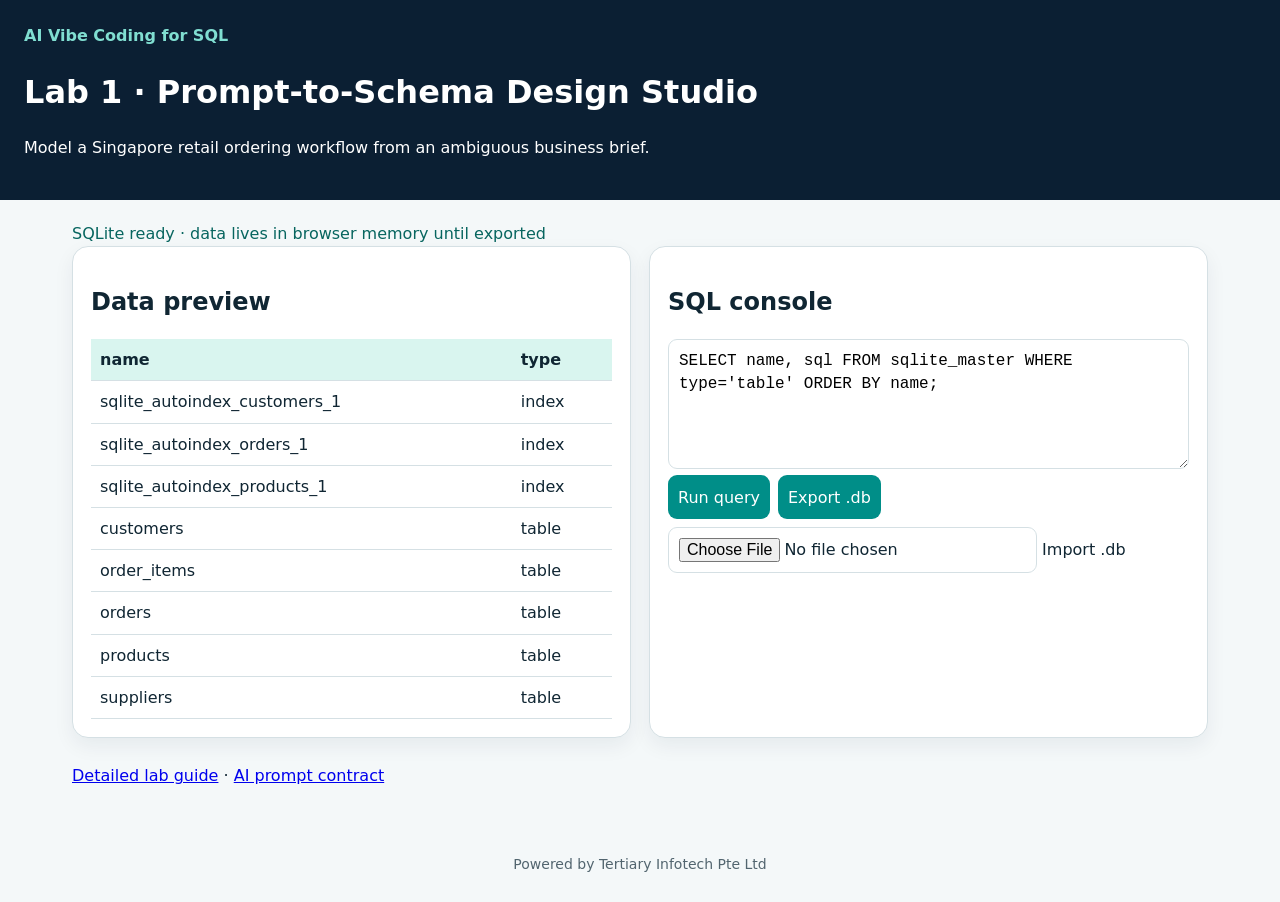
<file: labs/lab-01-prompt-to-schema/index.html>
<!doctype html><html lang="en"><head><meta charset="utf-8"><meta name="viewport" content="width=device-width,initial-scale=1"><title>Lab 1 · Prompt-to-Schema Design Studio</title><link rel="stylesheet" href="styles.css"></head><body><header><b>AI Vibe Coding for SQL</b><h1>Lab 1 · Prompt-to-Schema Design Studio</h1><p>Model a Singapore retail ordering workflow from an ambiguous business brief.</p></header><main class="wrap"><div class="status" id="status">Loading SQLite…</div><div class="grid"><section class="card"><h2>Data preview</h2><div id="items"></div></section><section class="card"><h2>SQL console</h2><textarea id="sql">SELECT name, sql FROM sqlite_master WHERE type=&#x27;table&#x27; ORDER BY name;</textarea><div class="row"><button id="run">Run query</button><button id="export">Export .db</button><label><input id="import" type="file" accept=".db"> Import .db</label></div><div id="results"></div></section></div><p><a href="README.md">Detailed lab guide</a> · <a href="PROMPTS.md">AI prompt contract</a></p></main><footer>Powered by Tertiary Infotech Pte Ltd</footer><script src="vendor/sql-wasm.js"></script><script>window.LAB_MODE='query';</script><script src="app.js"></script></body></html>
</file>
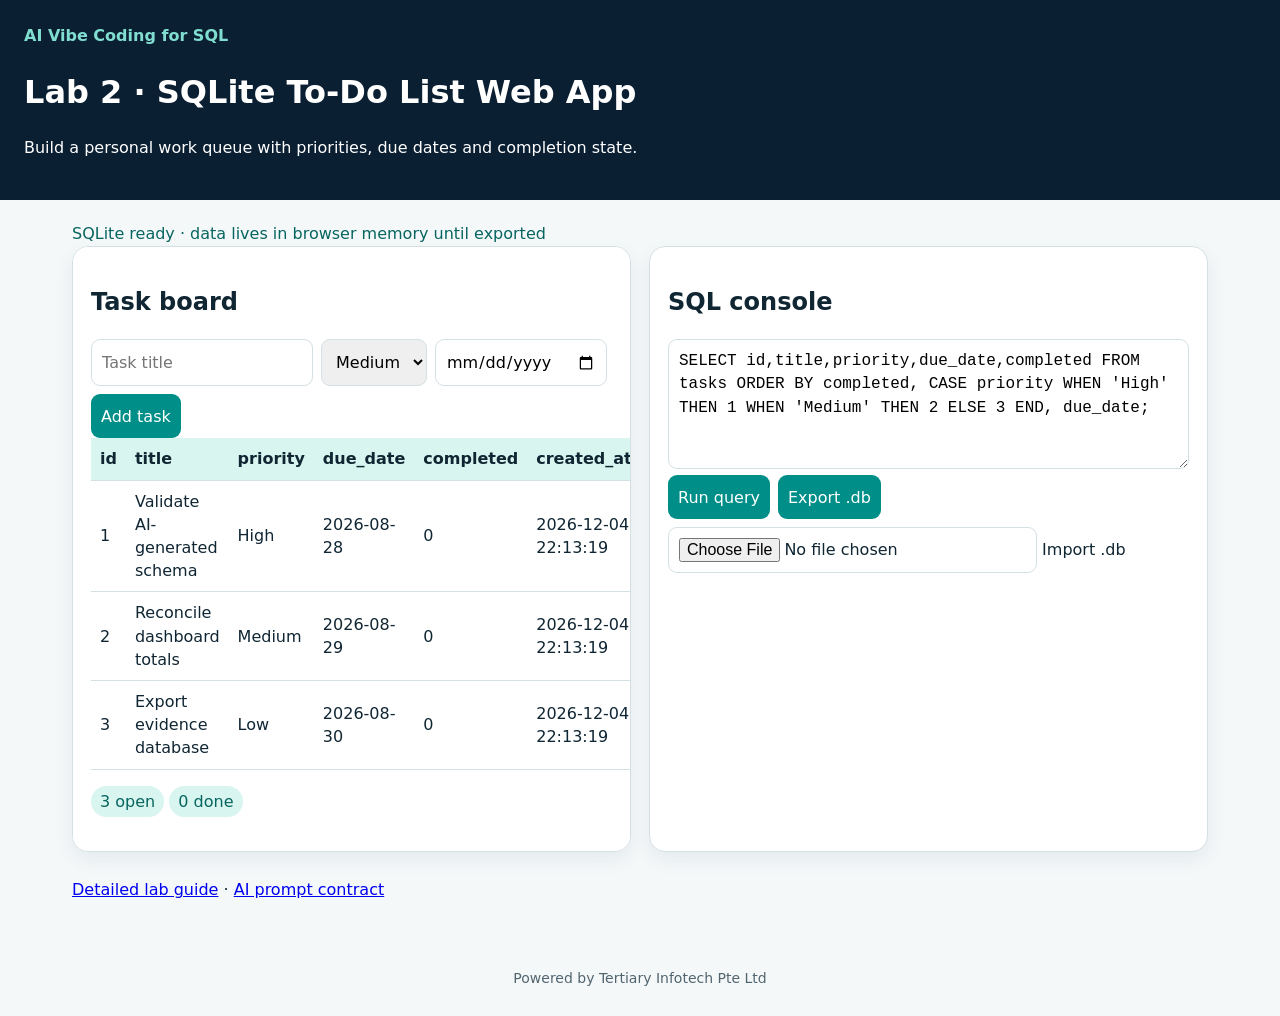
<file: labs/lab-02-sqlite-todo-app/index.html>
<!doctype html><html lang="en"><head><meta charset="utf-8"><meta name="viewport" content="width=device-width,initial-scale=1"><title>Lab 2 · SQLite To-Do List Web App</title><link rel="stylesheet" href="styles.css"></head><body><header><b>AI Vibe Coding for SQL</b><h1>Lab 2 · SQLite To-Do List Web App</h1><p>Build a personal work queue with priorities, due dates and completion state.</p></header><main class="wrap"><div class="status" id="status">Loading SQLite…</div><div class="grid"><section class="card"><h2>Task board</h2><form id="todo-form" class="row"><input id="title" placeholder="Task title" required><select id="priority"><option>High</option><option selected>Medium</option><option>Low</option></select><input id="due" type="date"><button>Add task</button></form><div id="items"></div></section><section class="card"><h2>SQL console</h2><textarea id="sql">SELECT id,title,priority,due_date,completed FROM tasks ORDER BY completed, CASE priority WHEN &#x27;High&#x27; THEN 1 WHEN &#x27;Medium&#x27; THEN 2 ELSE 3 END, due_date;</textarea><div class="row"><button id="run">Run query</button><button id="export">Export .db</button><label><input id="import" type="file" accept=".db"> Import .db</label></div><div id="results"></div></section></div><p><a href="README.md">Detailed lab guide</a> · <a href="PROMPTS.md">AI prompt contract</a></p></main><footer>Powered by Tertiary Infotech Pte Ltd</footer><script src="vendor/sql-wasm.js"></script><script>window.LAB_MODE='todo';</script><script src="app.js"></script></body></html>
</file>
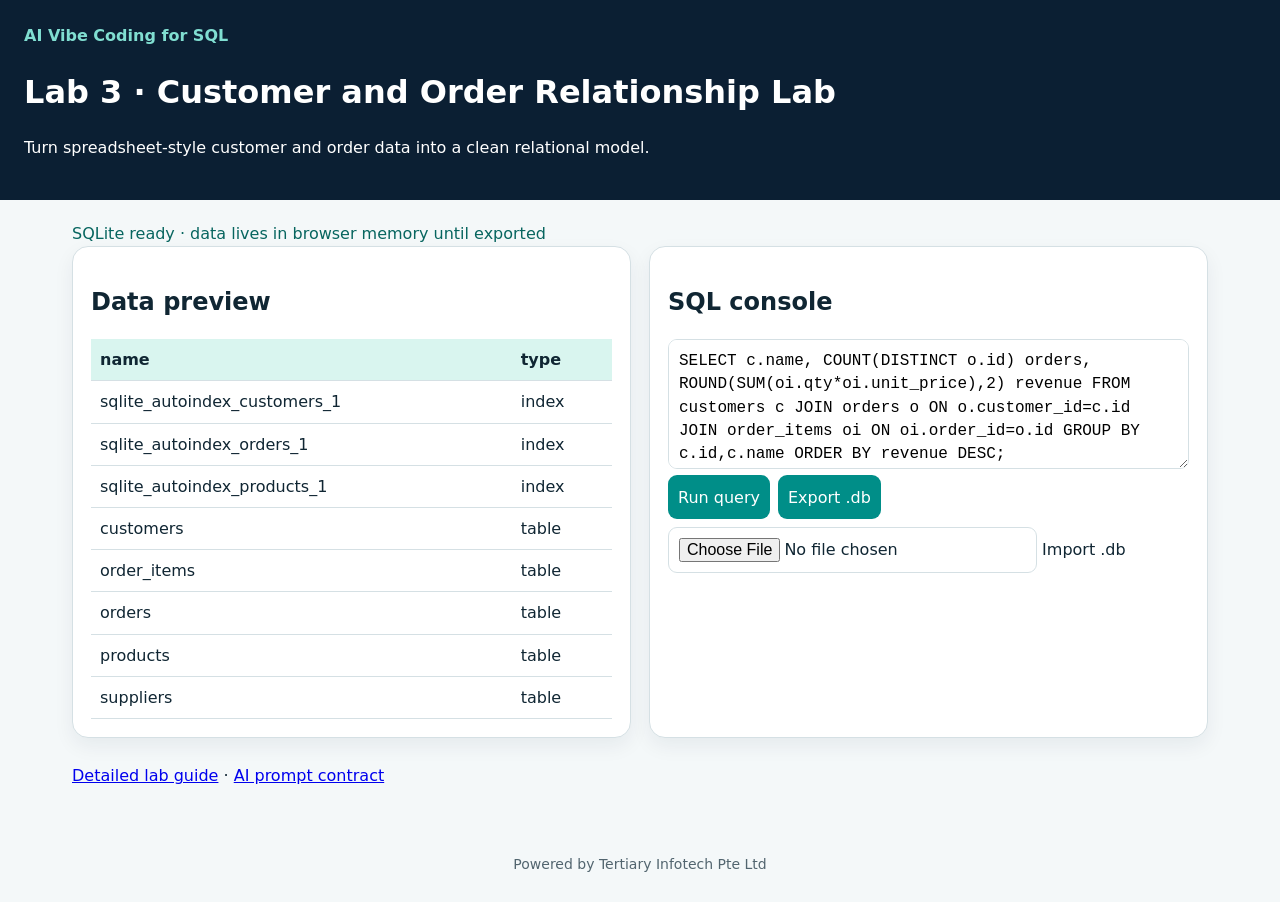
<file: labs/lab-03-customer-order-model/index.html>
<!doctype html><html lang="en"><head><meta charset="utf-8"><meta name="viewport" content="width=device-width,initial-scale=1"><title>Lab 3 · Customer and Order Relationship Lab</title><link rel="stylesheet" href="styles.css"></head><body><header><b>AI Vibe Coding for SQL</b><h1>Lab 3 · Customer and Order Relationship Lab</h1><p>Turn spreadsheet-style customer and order data into a clean relational model.</p></header><main class="wrap"><div class="status" id="status">Loading SQLite…</div><div class="grid"><section class="card"><h2>Data preview</h2><div id="items"></div></section><section class="card"><h2>SQL console</h2><textarea id="sql">SELECT c.name, COUNT(DISTINCT o.id) orders, ROUND(SUM(oi.qty*oi.unit_price),2) revenue FROM customers c JOIN orders o ON o.customer_id=c.id JOIN order_items oi ON oi.order_id=o.id GROUP BY c.id,c.name ORDER BY revenue DESC;</textarea><div class="row"><button id="run">Run query</button><button id="export">Export .db</button><label><input id="import" type="file" accept=".db"> Import .db</label></div><div id="results"></div></section></div><p><a href="README.md">Detailed lab guide</a> · <a href="PROMPTS.md">AI prompt contract</a></p></main><footer>Powered by Tertiary Infotech Pte Ltd</footer><script src="vendor/sql-wasm.js"></script><script>window.LAB_MODE='query';</script><script src="app.js"></script></body></html>
</file>
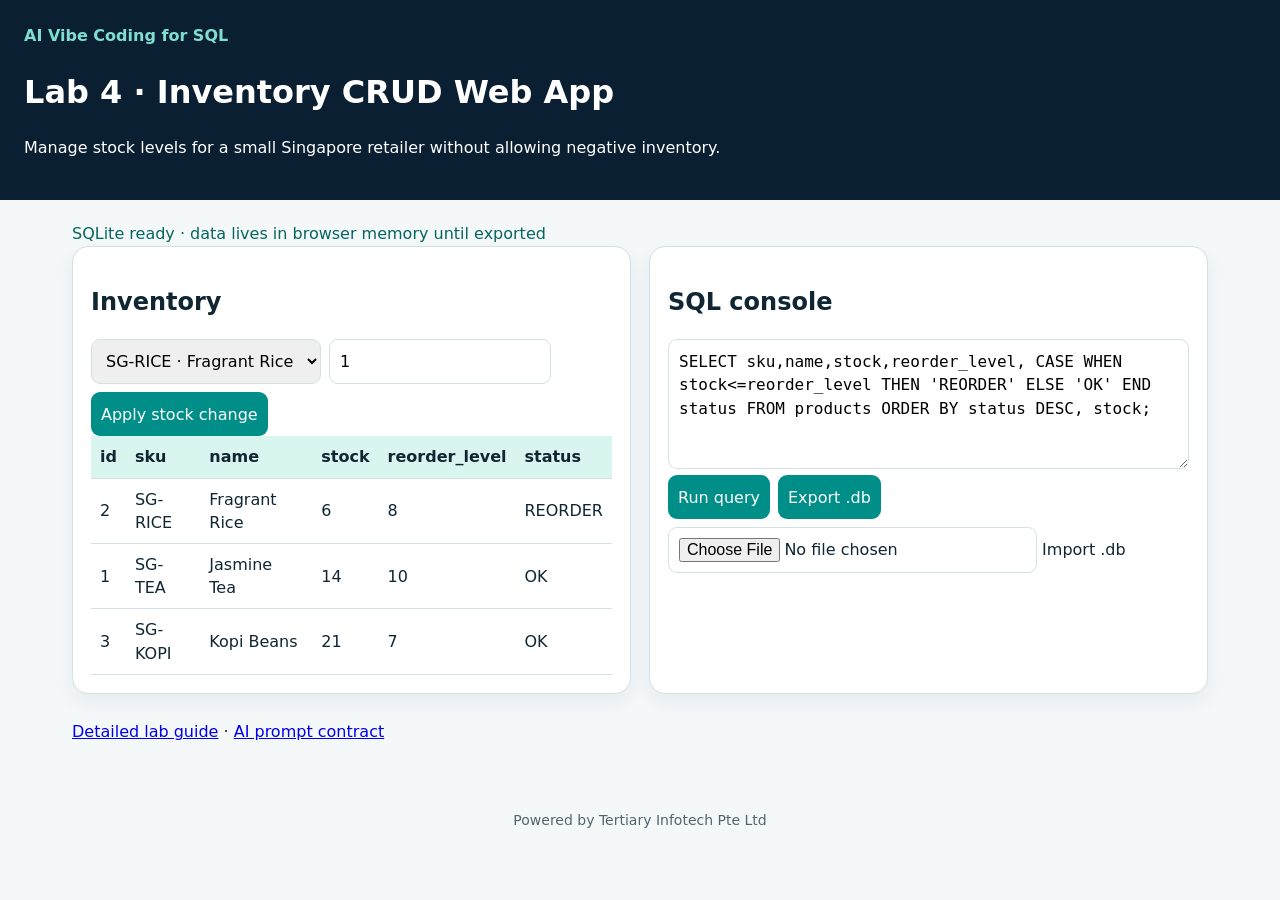
<file: labs/lab-04-inventory-crud-app/index.html>
<!doctype html><html lang="en"><head><meta charset="utf-8"><meta name="viewport" content="width=device-width,initial-scale=1"><title>Lab 4 · Inventory CRUD Web App</title><link rel="stylesheet" href="styles.css"></head><body><header><b>AI Vibe Coding for SQL</b><h1>Lab 4 · Inventory CRUD Web App</h1><p>Manage stock levels for a small Singapore retailer without allowing negative inventory.</p></header><main class="wrap"><div class="status" id="status">Loading SQLite…</div><div class="grid"><section class="card"><h2>Inventory</h2><div class="row"><select id="product"></select><input id="delta" type="number" value="1"><button id="adjust">Apply stock change</button></div><div id="items"></div></section><section class="card"><h2>SQL console</h2><textarea id="sql">SELECT sku,name,stock,reorder_level, CASE WHEN stock&lt;=reorder_level THEN &#x27;REORDER&#x27; ELSE &#x27;OK&#x27; END status FROM products ORDER BY status DESC, stock;</textarea><div class="row"><button id="run">Run query</button><button id="export">Export .db</button><label><input id="import" type="file" accept=".db"> Import .db</label></div><div id="results"></div></section></div><p><a href="README.md">Detailed lab guide</a> · <a href="PROMPTS.md">AI prompt contract</a></p></main><footer>Powered by Tertiary Infotech Pte Ltd</footer><script src="vendor/sql-wasm.js"></script><script>window.LAB_MODE='inventory';</script><script src="app.js"></script></body></html>
</file>
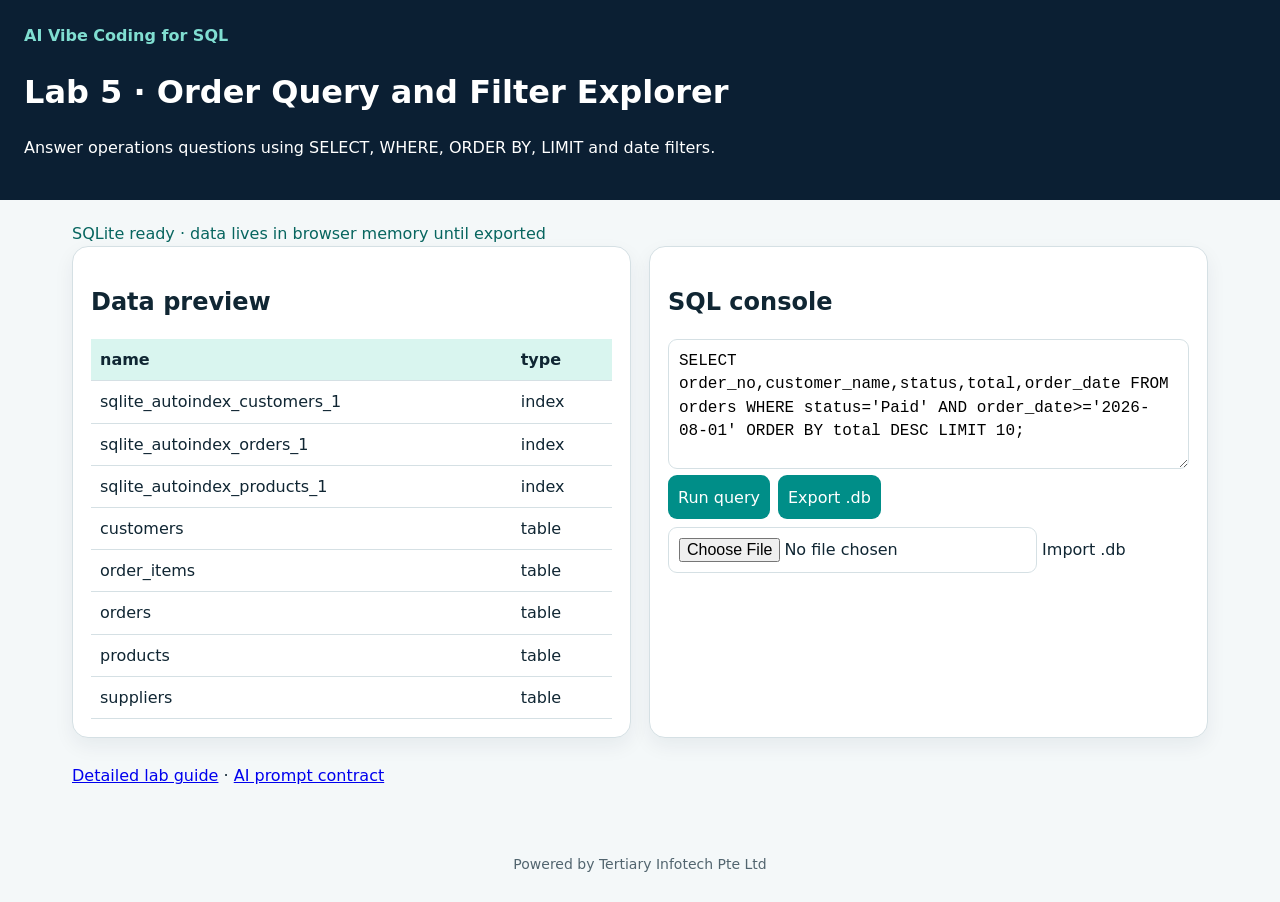
<file: labs/lab-05-order-query-explorer/index.html>
<!doctype html><html lang="en"><head><meta charset="utf-8"><meta name="viewport" content="width=device-width,initial-scale=1"><title>Lab 5 · Order Query and Filter Explorer</title><link rel="stylesheet" href="styles.css"></head><body><header><b>AI Vibe Coding for SQL</b><h1>Lab 5 · Order Query and Filter Explorer</h1><p>Answer operations questions using SELECT, WHERE, ORDER BY, LIMIT and date filters.</p></header><main class="wrap"><div class="status" id="status">Loading SQLite…</div><div class="grid"><section class="card"><h2>Data preview</h2><div id="items"></div></section><section class="card"><h2>SQL console</h2><textarea id="sql">SELECT order_no,customer_name,status,total,order_date FROM orders WHERE status=&#x27;Paid&#x27; AND order_date&gt;=&#x27;2026-08-01&#x27; ORDER BY total DESC LIMIT 10;</textarea><div class="row"><button id="run">Run query</button><button id="export">Export .db</button><label><input id="import" type="file" accept=".db"> Import .db</label></div><div id="results"></div></section></div><p><a href="README.md">Detailed lab guide</a> · <a href="PROMPTS.md">AI prompt contract</a></p></main><footer>Powered by Tertiary Infotech Pte Ltd</footer><script src="vendor/sql-wasm.js"></script><script>window.LAB_MODE='query';</script><script src="app.js"></script></body></html>
</file>
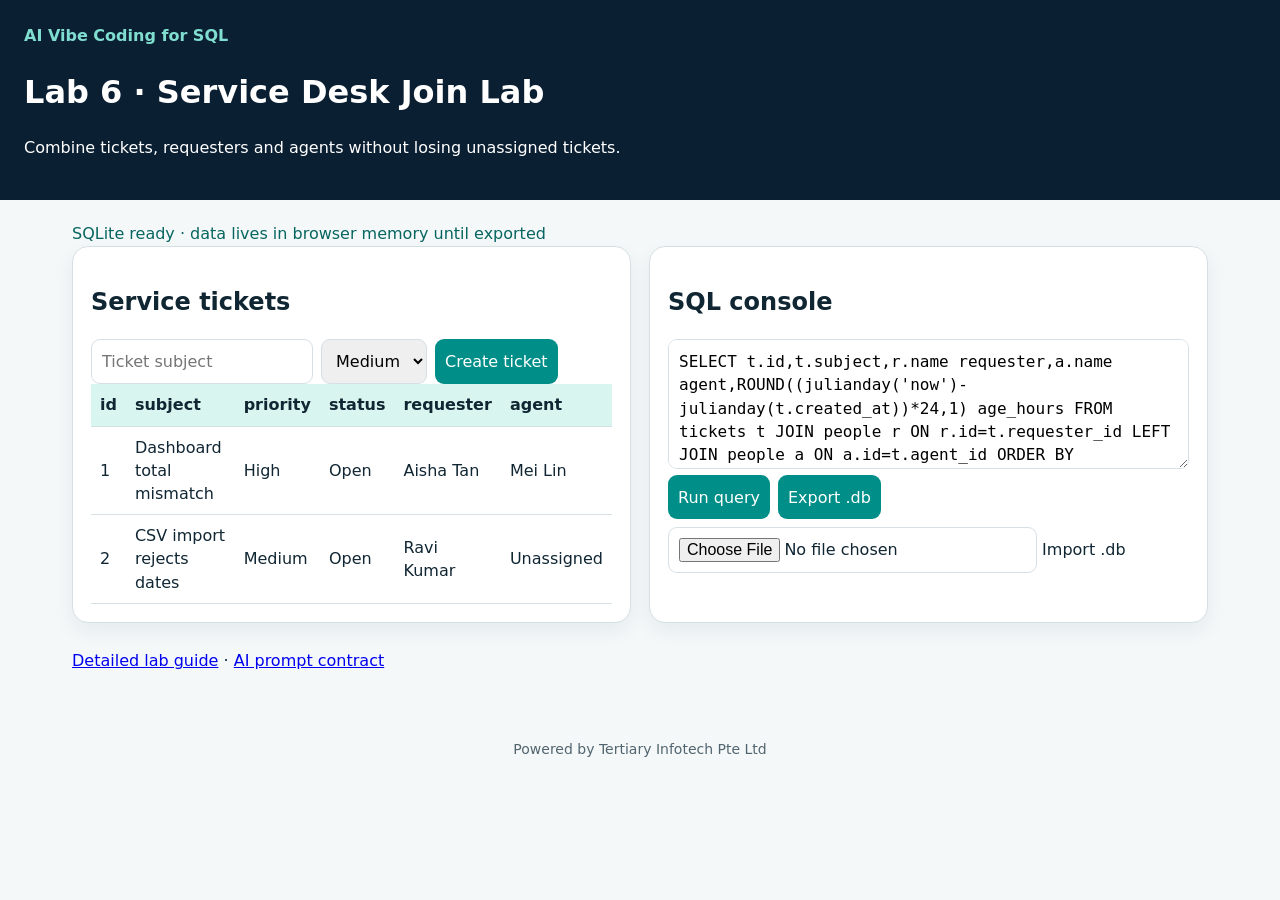
<file: labs/lab-06-service-desk-joins/index.html>
<!doctype html><html lang="en"><head><meta charset="utf-8"><meta name="viewport" content="width=device-width,initial-scale=1"><title>Lab 6 · Service Desk Join Lab</title><link rel="stylesheet" href="styles.css"></head><body><header><b>AI Vibe Coding for SQL</b><h1>Lab 6 · Service Desk Join Lab</h1><p>Combine tickets, requesters and agents without losing unassigned tickets.</p></header><main class="wrap"><div class="status" id="status">Loading SQLite…</div><div class="grid"><section class="card"><h2>Service tickets</h2><form id="ticket-form" class="row"><input id="subject" placeholder="Ticket subject" required><select id="priority"><option>High</option><option selected>Medium</option><option>Low</option></select><button>Create ticket</button></form><div id="items"></div></section><section class="card"><h2>SQL console</h2><textarea id="sql">SELECT t.id,t.subject,r.name requester,a.name agent,ROUND((julianday(&#x27;now&#x27;)-julianday(t.created_at))*24,1) age_hours FROM tickets t JOIN people r ON r.id=t.requester_id LEFT JOIN people a ON a.id=t.agent_id ORDER BY (age_hours&gt;24) DESC,age_hours DESC;</textarea><div class="row"><button id="run">Run query</button><button id="export">Export .db</button><label><input id="import" type="file" accept=".db"> Import .db</label></div><div id="results"></div></section></div><p><a href="README.md">Detailed lab guide</a> · <a href="PROMPTS.md">AI prompt contract</a></p></main><footer>Powered by Tertiary Infotech Pte Ltd</footer><script src="vendor/sql-wasm.js"></script><script>window.LAB_MODE='tickets';</script><script src="app.js"></script></body></html>
</file>
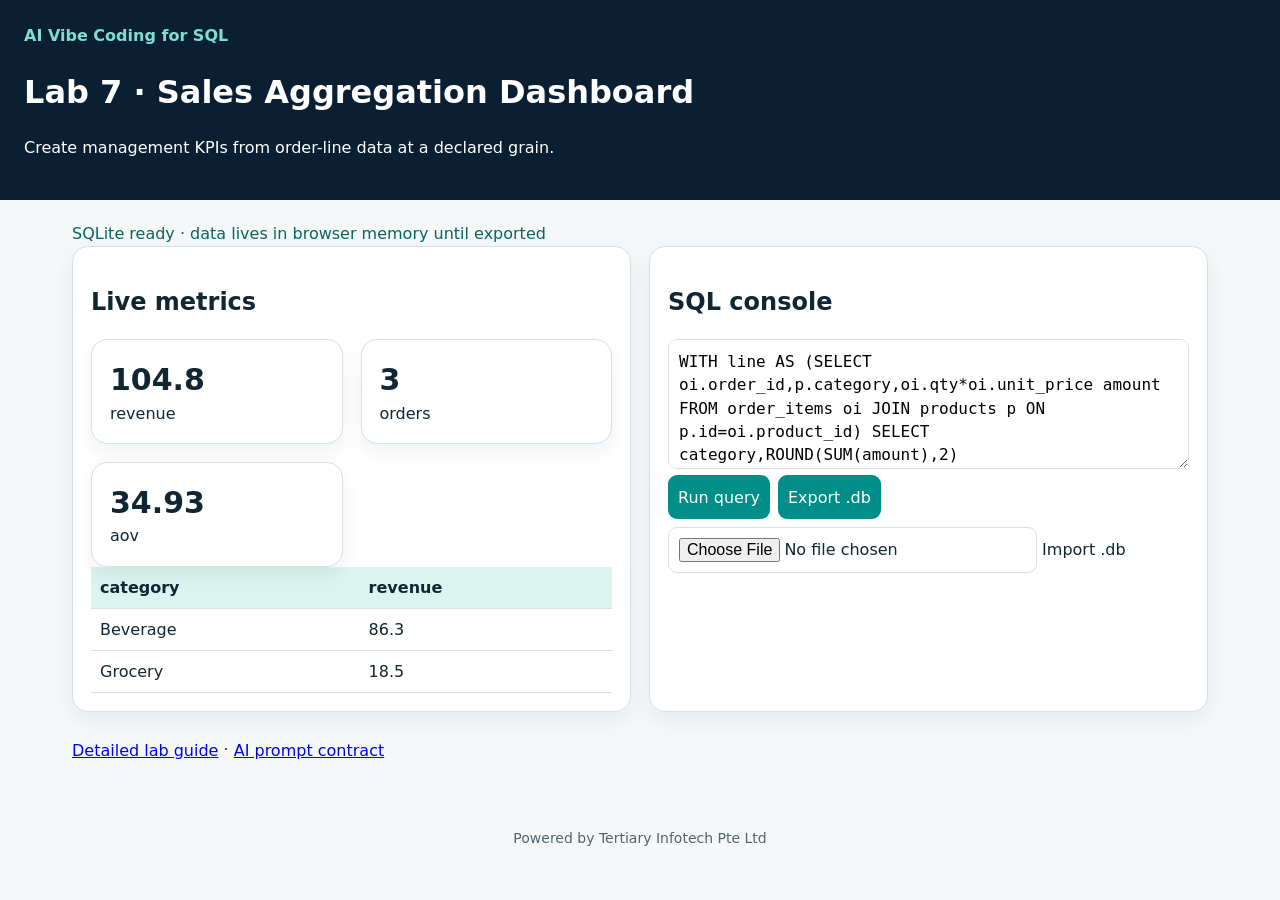
<file: labs/lab-07-sales-aggregation-dashboard/index.html>
<!doctype html><html lang="en"><head><meta charset="utf-8"><meta name="viewport" content="width=device-width,initial-scale=1"><title>Lab 7 · Sales Aggregation Dashboard</title><link rel="stylesheet" href="styles.css"></head><body><header><b>AI Vibe Coding for SQL</b><h1>Lab 7 · Sales Aggregation Dashboard</h1><p>Create management KPIs from order-line data at a declared grain.</p></header><main class="wrap"><div class="status" id="status">Loading SQLite…</div><div class="grid"><section class="card"><h2>Live metrics</h2><div id="metrics" class="grid"></div><div id="items"></div></section><section class="card"><h2>SQL console</h2><textarea id="sql">WITH line AS (SELECT oi.order_id,p.category,oi.qty*oi.unit_price amount FROM order_items oi JOIN products p ON p.id=oi.product_id) SELECT category,ROUND(SUM(amount),2) revenue,COUNT(DISTINCT order_id) orders FROM line GROUP BY category ORDER BY revenue DESC;</textarea><div class="row"><button id="run">Run query</button><button id="export">Export .db</button><label><input id="import" type="file" accept=".db"> Import .db</label></div><div id="results"></div></section></div><p><a href="README.md">Detailed lab guide</a> · <a href="PROMPTS.md">AI prompt contract</a></p></main><footer>Powered by Tertiary Infotech Pte Ltd</footer><script src="vendor/sql-wasm.js"></script><script>window.LAB_MODE='dashboard';</script><script src="app.js"></script></body></html>
</file>
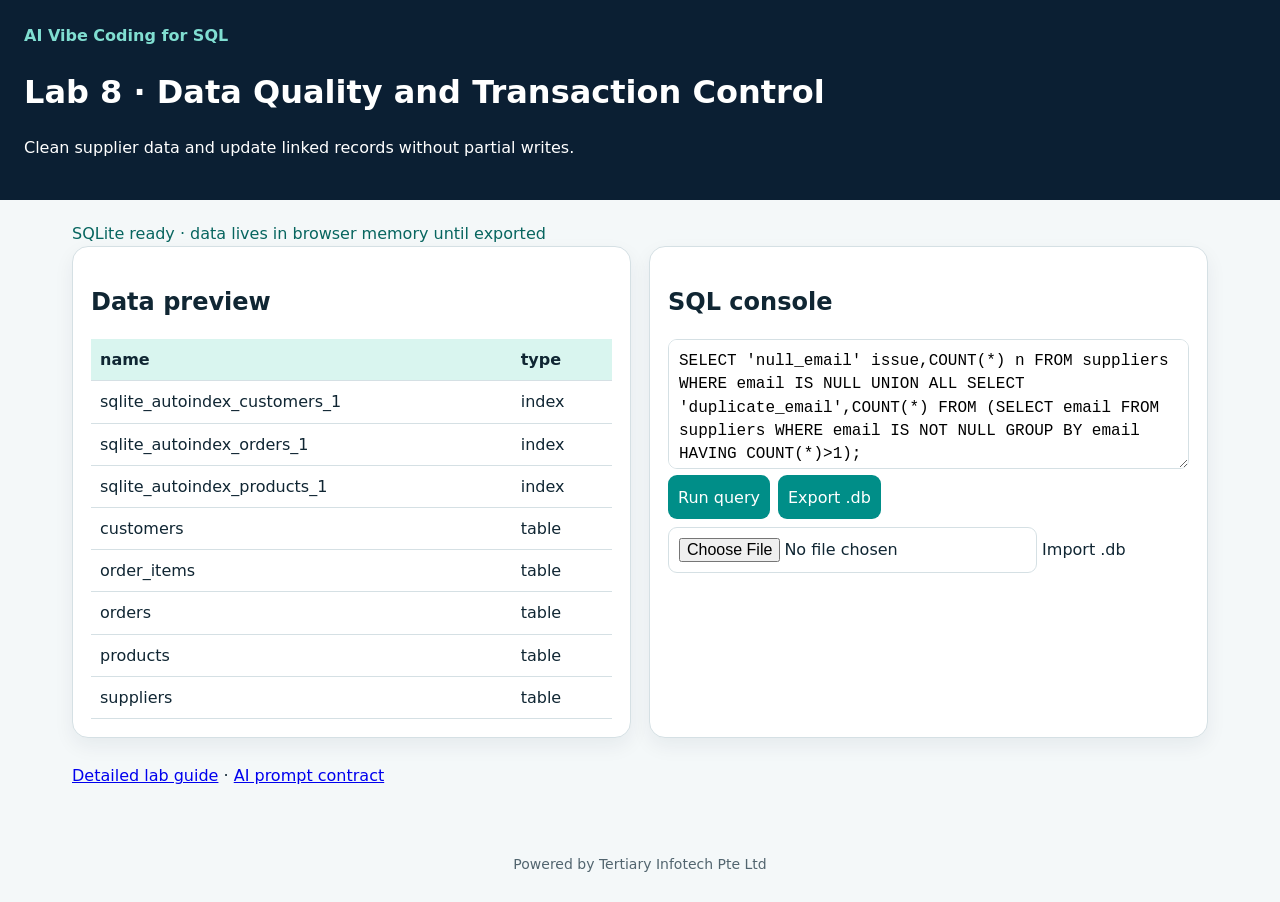
<file: labs/lab-08-data-quality-transactions/index.html>
<!doctype html><html lang="en"><head><meta charset="utf-8"><meta name="viewport" content="width=device-width,initial-scale=1"><title>Lab 8 · Data Quality and Transaction Control</title><link rel="stylesheet" href="styles.css"></head><body><header><b>AI Vibe Coding for SQL</b><h1>Lab 8 · Data Quality and Transaction Control</h1><p>Clean supplier data and update linked records without partial writes.</p></header><main class="wrap"><div class="status" id="status">Loading SQLite…</div><div class="grid"><section class="card"><h2>Data preview</h2><div id="items"></div></section><section class="card"><h2>SQL console</h2><textarea id="sql">SELECT &#x27;null_email&#x27; issue,COUNT(*) n FROM suppliers WHERE email IS NULL UNION ALL SELECT &#x27;duplicate_email&#x27;,COUNT(*) FROM (SELECT email FROM suppliers WHERE email IS NOT NULL GROUP BY email HAVING COUNT(*)&gt;1);</textarea><div class="row"><button id="run">Run query</button><button id="export">Export .db</button><label><input id="import" type="file" accept=".db"> Import .db</label></div><div id="results"></div></section></div><p><a href="README.md">Detailed lab guide</a> · <a href="PROMPTS.md">AI prompt contract</a></p></main><footer>Powered by Tertiary Infotech Pte Ltd</footer><script src="vendor/sql-wasm.js"></script><script>window.LAB_MODE='query';</script><script src="app.js"></script></body></html>
</file>
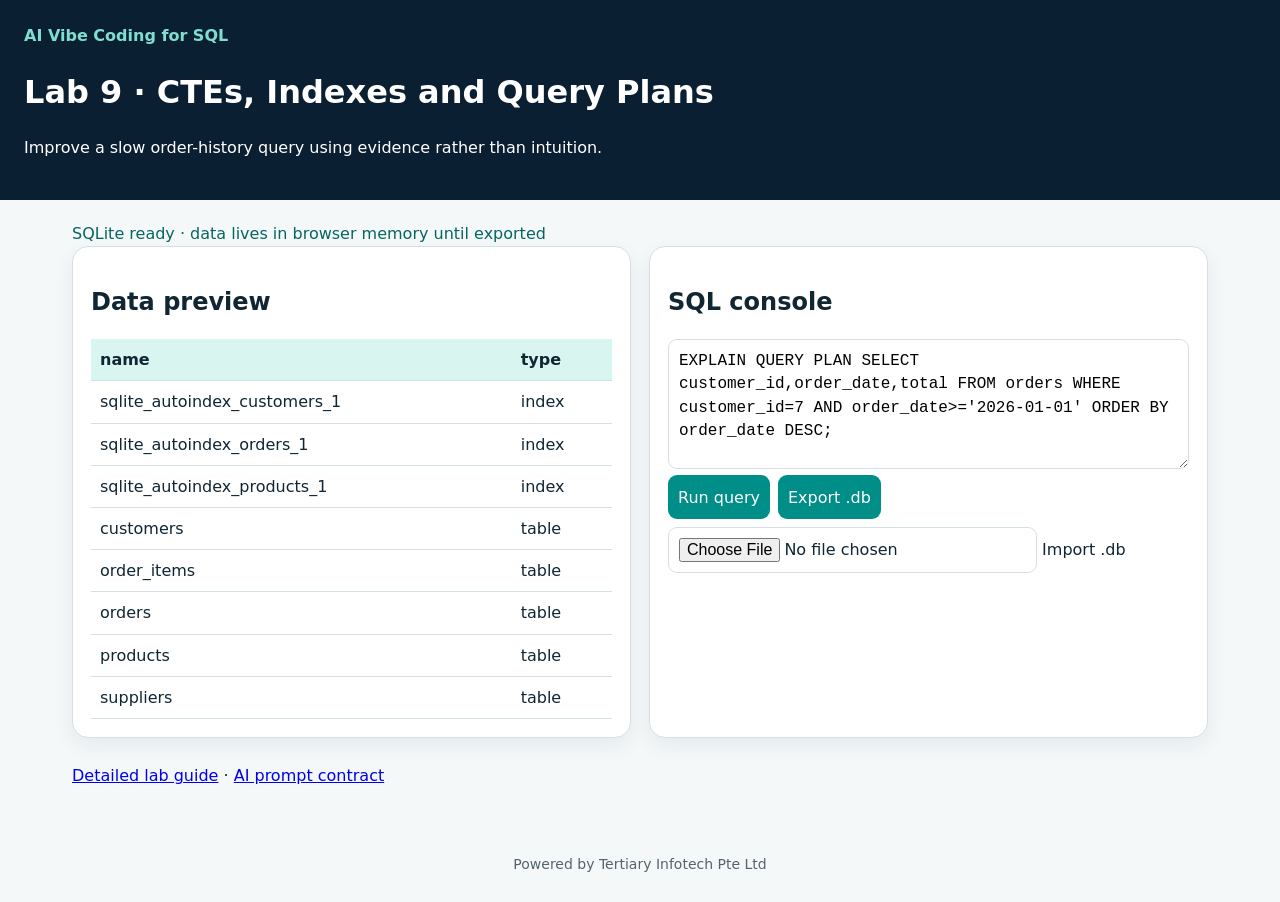
<file: labs/lab-09-ctes-index-query-plan/index.html>
<!doctype html><html lang="en"><head><meta charset="utf-8"><meta name="viewport" content="width=device-width,initial-scale=1"><title>Lab 9 · CTEs, Indexes and Query Plans</title><link rel="stylesheet" href="styles.css"></head><body><header><b>AI Vibe Coding for SQL</b><h1>Lab 9 · CTEs, Indexes and Query Plans</h1><p>Improve a slow order-history query using evidence rather than intuition.</p></header><main class="wrap"><div class="status" id="status">Loading SQLite…</div><div class="grid"><section class="card"><h2>Data preview</h2><div id="items"></div></section><section class="card"><h2>SQL console</h2><textarea id="sql">EXPLAIN QUERY PLAN SELECT customer_id,order_date,total FROM orders WHERE customer_id=7 AND order_date&gt;=&#x27;2026-01-01&#x27; ORDER BY order_date DESC;</textarea><div class="row"><button id="run">Run query</button><button id="export">Export .db</button><label><input id="import" type="file" accept=".db"> Import .db</label></div><div id="results"></div></section></div><p><a href="README.md">Detailed lab guide</a> · <a href="PROMPTS.md">AI prompt contract</a></p></main><footer>Powered by Tertiary Infotech Pte Ltd</footer><script src="vendor/sql-wasm.js"></script><script>window.LAB_MODE='query';</script><script src="app.js"></script></body></html>
</file>
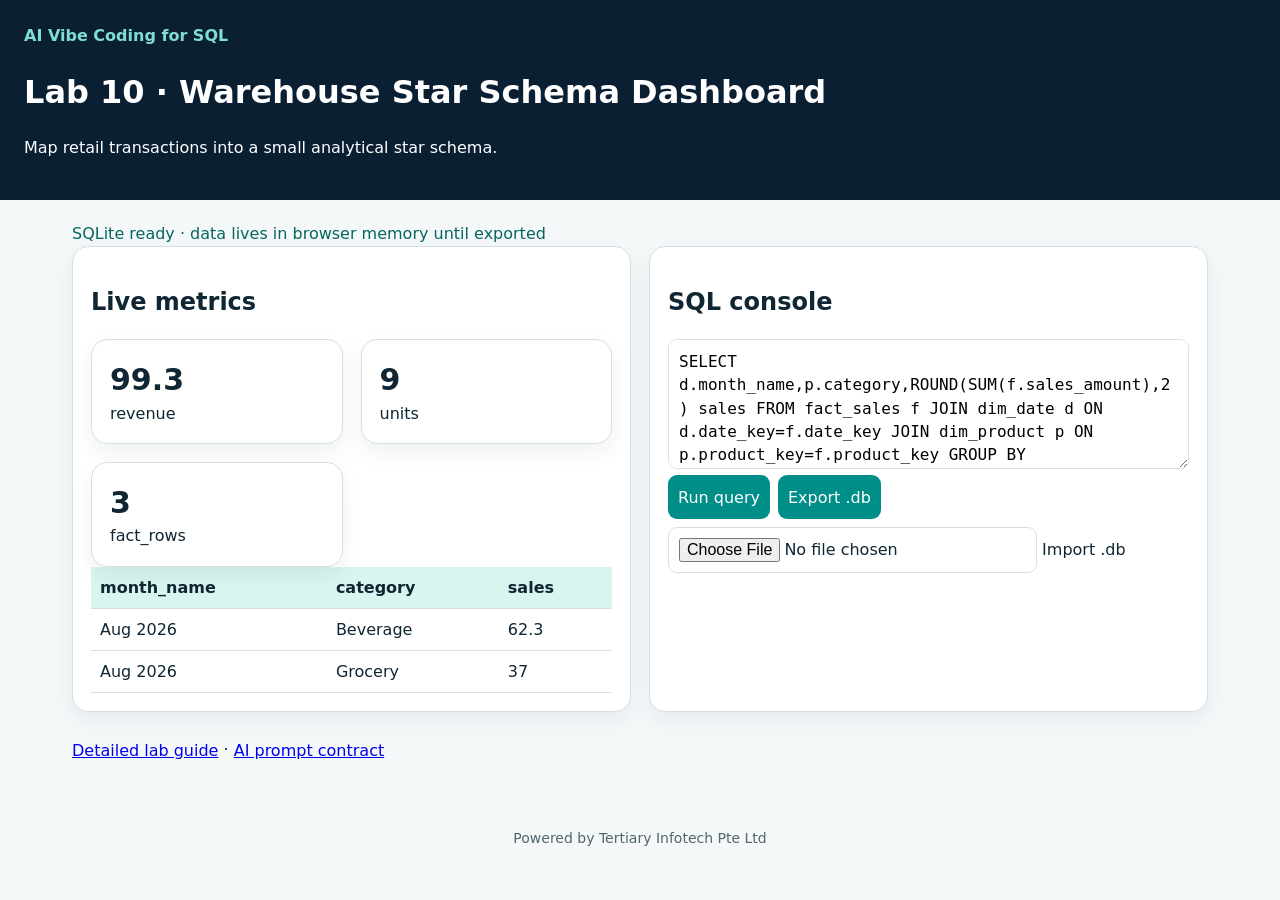
<file: labs/lab-10-warehouse-star-schema/index.html>
<!doctype html><html lang="en"><head><meta charset="utf-8"><meta name="viewport" content="width=device-width,initial-scale=1"><title>Lab 10 · Warehouse Star Schema Dashboard</title><link rel="stylesheet" href="styles.css"></head><body><header><b>AI Vibe Coding for SQL</b><h1>Lab 10 · Warehouse Star Schema Dashboard</h1><p>Map retail transactions into a small analytical star schema.</p></header><main class="wrap"><div class="status" id="status">Loading SQLite…</div><div class="grid"><section class="card"><h2>Live metrics</h2><div id="metrics" class="grid"></div><div id="items"></div></section><section class="card"><h2>SQL console</h2><textarea id="sql">SELECT d.month_name,p.category,ROUND(SUM(f.sales_amount),2) sales FROM fact_sales f JOIN dim_date d ON d.date_key=f.date_key JOIN dim_product p ON p.product_key=f.product_key GROUP BY d.month_name,p.category ORDER BY d.date_key,p.category;</textarea><div class="row"><button id="run">Run query</button><button id="export">Export .db</button><label><input id="import" type="file" accept=".db"> Import .db</label></div><div id="results"></div></section></div><p><a href="README.md">Detailed lab guide</a> · <a href="PROMPTS.md">AI prompt contract</a></p></main><footer>Powered by Tertiary Infotech Pte Ltd</footer><script src="vendor/sql-wasm.js"></script><script>window.LAB_MODE='warehouse';</script><script src="app.js"></script></body></html>
</file>
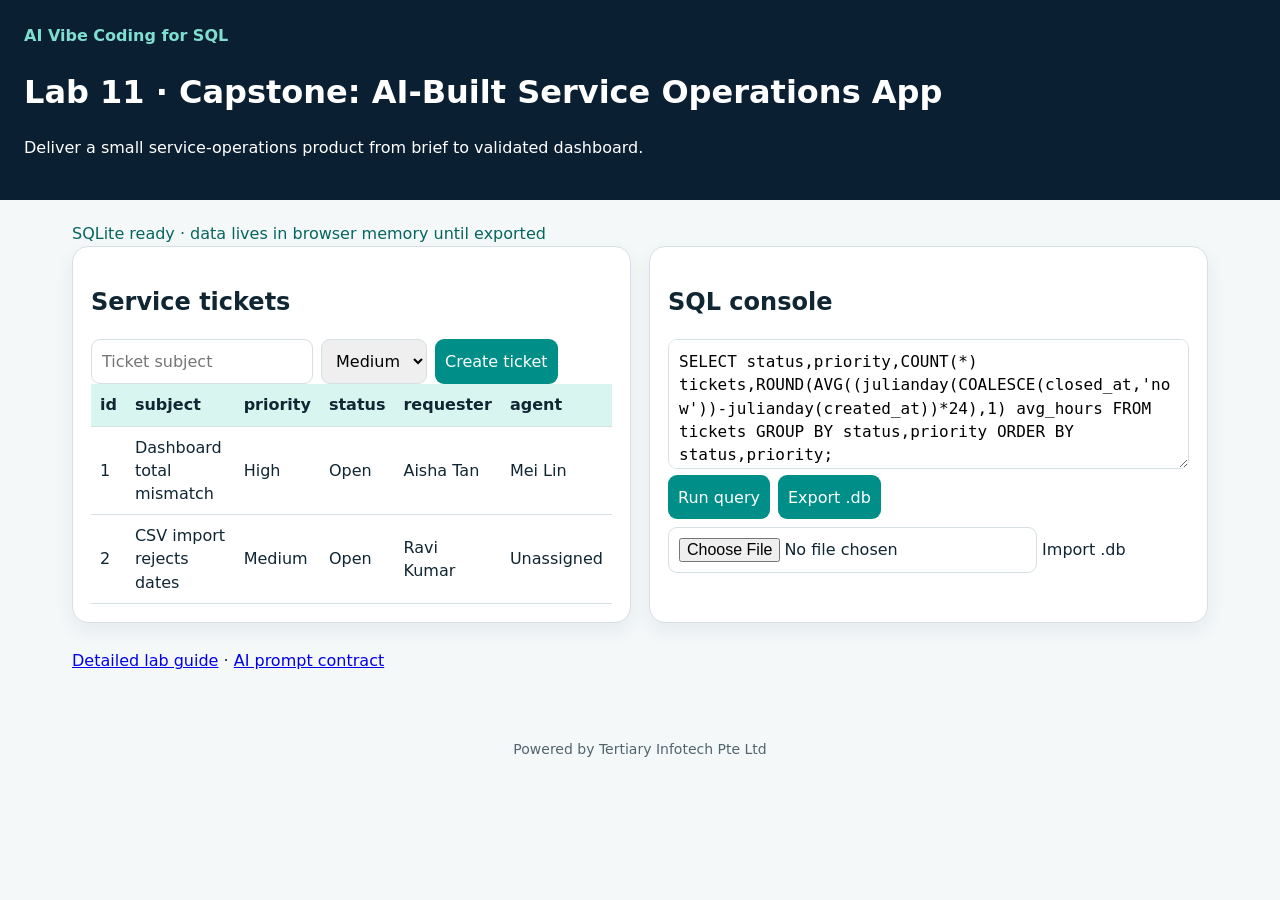
<file: labs/lab-11-capstone-service-ops/index.html>
<!doctype html><html lang="en"><head><meta charset="utf-8"><meta name="viewport" content="width=device-width,initial-scale=1"><title>Lab 11 · Capstone: AI-Built Service Operations App</title><link rel="stylesheet" href="styles.css"></head><body><header><b>AI Vibe Coding for SQL</b><h1>Lab 11 · Capstone: AI-Built Service Operations App</h1><p>Deliver a small service-operations product from brief to validated dashboard.</p></header><main class="wrap"><div class="status" id="status">Loading SQLite…</div><div class="grid"><section class="card"><h2>Service tickets</h2><form id="ticket-form" class="row"><input id="subject" placeholder="Ticket subject" required><select id="priority"><option>High</option><option selected>Medium</option><option>Low</option></select><button>Create ticket</button></form><div id="items"></div></section><section class="card"><h2>SQL console</h2><textarea id="sql">SELECT status,priority,COUNT(*) tickets,ROUND(AVG((julianday(COALESCE(closed_at,&#x27;now&#x27;))-julianday(created_at))*24),1) avg_hours FROM tickets GROUP BY status,priority ORDER BY status,priority;</textarea><div class="row"><button id="run">Run query</button><button id="export">Export .db</button><label><input id="import" type="file" accept=".db"> Import .db</label></div><div id="results"></div></section></div><p><a href="README.md">Detailed lab guide</a> · <a href="PROMPTS.md">AI prompt contract</a></p></main><footer>Powered by Tertiary Infotech Pte Ltd</footer><script src="vendor/sql-wasm.js"></script><script>window.LAB_MODE='tickets';</script><script src="app.js"></script></body></html>
</file>
<file: labs/lab-01-prompt-to-schema/styles.css>
:root{--ink:#102633;--teal:#008e88;--mint:#d9f5ef;--line:#d5e0e4;--bg:#f4f8f9;--danger:#b83a3a}*{box-sizing:border-box}html,body{max-width:100%;overflow-x:hidden}body{margin:0;font:16px/1.45 system-ui,Arial;color:var(--ink);background:var(--bg)}header{background:#0b1f33;color:white;padding:24px}header b{color:#80ded1}.wrap{max-width:1180px;margin:auto;padding:22px;min-width:0}.grid{display:grid;grid-template-columns:1fr 1fr;gap:18px;min-width:0}.grid>*{min-width:0}.card{background:white;border:1px solid var(--line);border-radius:16px;padding:18px;box-shadow:0 8px 20px #09243b10;overflow-x:auto}input,select,textarea,button{font:inherit;padding:10px;border:1px solid var(--line);border-radius:9px}input,select,button{min-height:44px}textarea{width:100%;min-height:130px;font-family:ui-monospace,monospace}button{background:var(--teal);color:white;border:0;cursor:pointer}button.danger{background:var(--danger)}a{display:inline-flex;align-items:center;min-height:44px;padding:4px 0}table{width:100%;border-collapse:collapse}th,td{text-align:left;padding:9px;border-bottom:1px solid var(--line)}th{background:var(--mint)}.row{display:flex;gap:8px;flex-wrap:wrap}.pill{display:inline-block;background:var(--mint);color:#07655f;padding:4px 9px;border-radius:999px}.done{text-decoration:line-through;color:#718087}.metric{font-size:30px;font-weight:800}.status{min-height:24px;color:#07655f}footer{text-align:center;padding:18px 22px 28px;color:#52656f;font-size:14px}@media(max-width:760px){.grid{grid-template-columns:1fr}.wrap{padding:14px}header{padding:18px}}
</file>
<file: labs/lab-02-sqlite-todo-app/styles.css>
:root{--ink:#102633;--teal:#008e88;--mint:#d9f5ef;--line:#d5e0e4;--bg:#f4f8f9;--danger:#b83a3a}*{box-sizing:border-box}html,body{max-width:100%;overflow-x:hidden}body{margin:0;font:16px/1.45 system-ui,Arial;color:var(--ink);background:var(--bg)}header{background:#0b1f33;color:white;padding:24px}header b{color:#80ded1}.wrap{max-width:1180px;margin:auto;padding:22px;min-width:0}.grid{display:grid;grid-template-columns:1fr 1fr;gap:18px;min-width:0}.grid>*{min-width:0}.card{background:white;border:1px solid var(--line);border-radius:16px;padding:18px;box-shadow:0 8px 20px #09243b10;overflow-x:auto}input,select,textarea,button{font:inherit;padding:10px;border:1px solid var(--line);border-radius:9px}input,select,button{min-height:44px}textarea{width:100%;min-height:130px;font-family:ui-monospace,monospace}button{background:var(--teal);color:white;border:0;cursor:pointer}button.danger{background:var(--danger)}a{display:inline-flex;align-items:center;min-height:44px;padding:4px 0}table{width:100%;border-collapse:collapse}th,td{text-align:left;padding:9px;border-bottom:1px solid var(--line)}th{background:var(--mint)}.row{display:flex;gap:8px;flex-wrap:wrap}.pill{display:inline-block;background:var(--mint);color:#07655f;padding:4px 9px;border-radius:999px}.done{text-decoration:line-through;color:#718087}.metric{font-size:30px;font-weight:800}.status{min-height:24px;color:#07655f}footer{text-align:center;padding:18px 22px 28px;color:#52656f;font-size:14px}@media(max-width:760px){.grid{grid-template-columns:1fr}.wrap{padding:14px}header{padding:18px}}
</file>
<file: labs/lab-03-customer-order-model/styles.css>
:root{--ink:#102633;--teal:#008e88;--mint:#d9f5ef;--line:#d5e0e4;--bg:#f4f8f9;--danger:#b83a3a}*{box-sizing:border-box}html,body{max-width:100%;overflow-x:hidden}body{margin:0;font:16px/1.45 system-ui,Arial;color:var(--ink);background:var(--bg)}header{background:#0b1f33;color:white;padding:24px}header b{color:#80ded1}.wrap{max-width:1180px;margin:auto;padding:22px;min-width:0}.grid{display:grid;grid-template-columns:1fr 1fr;gap:18px;min-width:0}.grid>*{min-width:0}.card{background:white;border:1px solid var(--line);border-radius:16px;padding:18px;box-shadow:0 8px 20px #09243b10;overflow-x:auto}input,select,textarea,button{font:inherit;padding:10px;border:1px solid var(--line);border-radius:9px}input,select,button{min-height:44px}textarea{width:100%;min-height:130px;font-family:ui-monospace,monospace}button{background:var(--teal);color:white;border:0;cursor:pointer}button.danger{background:var(--danger)}a{display:inline-flex;align-items:center;min-height:44px;padding:4px 0}table{width:100%;border-collapse:collapse}th,td{text-align:left;padding:9px;border-bottom:1px solid var(--line)}th{background:var(--mint)}.row{display:flex;gap:8px;flex-wrap:wrap}.pill{display:inline-block;background:var(--mint);color:#07655f;padding:4px 9px;border-radius:999px}.done{text-decoration:line-through;color:#718087}.metric{font-size:30px;font-weight:800}.status{min-height:24px;color:#07655f}footer{text-align:center;padding:18px 22px 28px;color:#52656f;font-size:14px}@media(max-width:760px){.grid{grid-template-columns:1fr}.wrap{padding:14px}header{padding:18px}}
</file>
<file: labs/lab-04-inventory-crud-app/styles.css>
:root{--ink:#102633;--teal:#008e88;--mint:#d9f5ef;--line:#d5e0e4;--bg:#f4f8f9;--danger:#b83a3a}*{box-sizing:border-box}html,body{max-width:100%;overflow-x:hidden}body{margin:0;font:16px/1.45 system-ui,Arial;color:var(--ink);background:var(--bg)}header{background:#0b1f33;color:white;padding:24px}header b{color:#80ded1}.wrap{max-width:1180px;margin:auto;padding:22px;min-width:0}.grid{display:grid;grid-template-columns:1fr 1fr;gap:18px;min-width:0}.grid>*{min-width:0}.card{background:white;border:1px solid var(--line);border-radius:16px;padding:18px;box-shadow:0 8px 20px #09243b10;overflow-x:auto}input,select,textarea,button{font:inherit;padding:10px;border:1px solid var(--line);border-radius:9px}input,select,button{min-height:44px}textarea{width:100%;min-height:130px;font-family:ui-monospace,monospace}button{background:var(--teal);color:white;border:0;cursor:pointer}button.danger{background:var(--danger)}a{display:inline-flex;align-items:center;min-height:44px;padding:4px 0}table{width:100%;border-collapse:collapse}th,td{text-align:left;padding:9px;border-bottom:1px solid var(--line)}th{background:var(--mint)}.row{display:flex;gap:8px;flex-wrap:wrap}.pill{display:inline-block;background:var(--mint);color:#07655f;padding:4px 9px;border-radius:999px}.done{text-decoration:line-through;color:#718087}.metric{font-size:30px;font-weight:800}.status{min-height:24px;color:#07655f}footer{text-align:center;padding:18px 22px 28px;color:#52656f;font-size:14px}@media(max-width:760px){.grid{grid-template-columns:1fr}.wrap{padding:14px}header{padding:18px}}
</file>
<file: labs/lab-05-order-query-explorer/styles.css>
:root{--ink:#102633;--teal:#008e88;--mint:#d9f5ef;--line:#d5e0e4;--bg:#f4f8f9;--danger:#b83a3a}*{box-sizing:border-box}html,body{max-width:100%;overflow-x:hidden}body{margin:0;font:16px/1.45 system-ui,Arial;color:var(--ink);background:var(--bg)}header{background:#0b1f33;color:white;padding:24px}header b{color:#80ded1}.wrap{max-width:1180px;margin:auto;padding:22px;min-width:0}.grid{display:grid;grid-template-columns:1fr 1fr;gap:18px;min-width:0}.grid>*{min-width:0}.card{background:white;border:1px solid var(--line);border-radius:16px;padding:18px;box-shadow:0 8px 20px #09243b10;overflow-x:auto}input,select,textarea,button{font:inherit;padding:10px;border:1px solid var(--line);border-radius:9px}input,select,button{min-height:44px}textarea{width:100%;min-height:130px;font-family:ui-monospace,monospace}button{background:var(--teal);color:white;border:0;cursor:pointer}button.danger{background:var(--danger)}a{display:inline-flex;align-items:center;min-height:44px;padding:4px 0}table{width:100%;border-collapse:collapse}th,td{text-align:left;padding:9px;border-bottom:1px solid var(--line)}th{background:var(--mint)}.row{display:flex;gap:8px;flex-wrap:wrap}.pill{display:inline-block;background:var(--mint);color:#07655f;padding:4px 9px;border-radius:999px}.done{text-decoration:line-through;color:#718087}.metric{font-size:30px;font-weight:800}.status{min-height:24px;color:#07655f}footer{text-align:center;padding:18px 22px 28px;color:#52656f;font-size:14px}@media(max-width:760px){.grid{grid-template-columns:1fr}.wrap{padding:14px}header{padding:18px}}
</file>
<file: labs/lab-06-service-desk-joins/styles.css>
:root{--ink:#102633;--teal:#008e88;--mint:#d9f5ef;--line:#d5e0e4;--bg:#f4f8f9;--danger:#b83a3a}*{box-sizing:border-box}html,body{max-width:100%;overflow-x:hidden}body{margin:0;font:16px/1.45 system-ui,Arial;color:var(--ink);background:var(--bg)}header{background:#0b1f33;color:white;padding:24px}header b{color:#80ded1}.wrap{max-width:1180px;margin:auto;padding:22px;min-width:0}.grid{display:grid;grid-template-columns:1fr 1fr;gap:18px;min-width:0}.grid>*{min-width:0}.card{background:white;border:1px solid var(--line);border-radius:16px;padding:18px;box-shadow:0 8px 20px #09243b10;overflow-x:auto}input,select,textarea,button{font:inherit;padding:10px;border:1px solid var(--line);border-radius:9px}input,select,button{min-height:44px}textarea{width:100%;min-height:130px;font-family:ui-monospace,monospace}button{background:var(--teal);color:white;border:0;cursor:pointer}button.danger{background:var(--danger)}a{display:inline-flex;align-items:center;min-height:44px;padding:4px 0}table{width:100%;border-collapse:collapse}th,td{text-align:left;padding:9px;border-bottom:1px solid var(--line)}th{background:var(--mint)}.row{display:flex;gap:8px;flex-wrap:wrap}.pill{display:inline-block;background:var(--mint);color:#07655f;padding:4px 9px;border-radius:999px}.done{text-decoration:line-through;color:#718087}.metric{font-size:30px;font-weight:800}.status{min-height:24px;color:#07655f}footer{text-align:center;padding:18px 22px 28px;color:#52656f;font-size:14px}@media(max-width:760px){.grid{grid-template-columns:1fr}.wrap{padding:14px}header{padding:18px}}
</file>
<file: labs/lab-07-sales-aggregation-dashboard/styles.css>
:root{--ink:#102633;--teal:#008e88;--mint:#d9f5ef;--line:#d5e0e4;--bg:#f4f8f9;--danger:#b83a3a}*{box-sizing:border-box}html,body{max-width:100%;overflow-x:hidden}body{margin:0;font:16px/1.45 system-ui,Arial;color:var(--ink);background:var(--bg)}header{background:#0b1f33;color:white;padding:24px}header b{color:#80ded1}.wrap{max-width:1180px;margin:auto;padding:22px;min-width:0}.grid{display:grid;grid-template-columns:1fr 1fr;gap:18px;min-width:0}.grid>*{min-width:0}.card{background:white;border:1px solid var(--line);border-radius:16px;padding:18px;box-shadow:0 8px 20px #09243b10;overflow-x:auto}input,select,textarea,button{font:inherit;padding:10px;border:1px solid var(--line);border-radius:9px}input,select,button{min-height:44px}textarea{width:100%;min-height:130px;font-family:ui-monospace,monospace}button{background:var(--teal);color:white;border:0;cursor:pointer}button.danger{background:var(--danger)}a{display:inline-flex;align-items:center;min-height:44px;padding:4px 0}table{width:100%;border-collapse:collapse}th,td{text-align:left;padding:9px;border-bottom:1px solid var(--line)}th{background:var(--mint)}.row{display:flex;gap:8px;flex-wrap:wrap}.pill{display:inline-block;background:var(--mint);color:#07655f;padding:4px 9px;border-radius:999px}.done{text-decoration:line-through;color:#718087}.metric{font-size:30px;font-weight:800}.status{min-height:24px;color:#07655f}footer{text-align:center;padding:18px 22px 28px;color:#52656f;font-size:14px}@media(max-width:760px){.grid{grid-template-columns:1fr}.wrap{padding:14px}header{padding:18px}}
</file>
<file: labs/lab-08-data-quality-transactions/styles.css>
:root{--ink:#102633;--teal:#008e88;--mint:#d9f5ef;--line:#d5e0e4;--bg:#f4f8f9;--danger:#b83a3a}*{box-sizing:border-box}html,body{max-width:100%;overflow-x:hidden}body{margin:0;font:16px/1.45 system-ui,Arial;color:var(--ink);background:var(--bg)}header{background:#0b1f33;color:white;padding:24px}header b{color:#80ded1}.wrap{max-width:1180px;margin:auto;padding:22px;min-width:0}.grid{display:grid;grid-template-columns:1fr 1fr;gap:18px;min-width:0}.grid>*{min-width:0}.card{background:white;border:1px solid var(--line);border-radius:16px;padding:18px;box-shadow:0 8px 20px #09243b10;overflow-x:auto}input,select,textarea,button{font:inherit;padding:10px;border:1px solid var(--line);border-radius:9px}input,select,button{min-height:44px}textarea{width:100%;min-height:130px;font-family:ui-monospace,monospace}button{background:var(--teal);color:white;border:0;cursor:pointer}button.danger{background:var(--danger)}a{display:inline-flex;align-items:center;min-height:44px;padding:4px 0}table{width:100%;border-collapse:collapse}th,td{text-align:left;padding:9px;border-bottom:1px solid var(--line)}th{background:var(--mint)}.row{display:flex;gap:8px;flex-wrap:wrap}.pill{display:inline-block;background:var(--mint);color:#07655f;padding:4px 9px;border-radius:999px}.done{text-decoration:line-through;color:#718087}.metric{font-size:30px;font-weight:800}.status{min-height:24px;color:#07655f}footer{text-align:center;padding:18px 22px 28px;color:#52656f;font-size:14px}@media(max-width:760px){.grid{grid-template-columns:1fr}.wrap{padding:14px}header{padding:18px}}
</file>
<file: labs/lab-09-ctes-index-query-plan/styles.css>
:root{--ink:#102633;--teal:#008e88;--mint:#d9f5ef;--line:#d5e0e4;--bg:#f4f8f9;--danger:#b83a3a}*{box-sizing:border-box}html,body{max-width:100%;overflow-x:hidden}body{margin:0;font:16px/1.45 system-ui,Arial;color:var(--ink);background:var(--bg)}header{background:#0b1f33;color:white;padding:24px}header b{color:#80ded1}.wrap{max-width:1180px;margin:auto;padding:22px;min-width:0}.grid{display:grid;grid-template-columns:1fr 1fr;gap:18px;min-width:0}.grid>*{min-width:0}.card{background:white;border:1px solid var(--line);border-radius:16px;padding:18px;box-shadow:0 8px 20px #09243b10;overflow-x:auto}input,select,textarea,button{font:inherit;padding:10px;border:1px solid var(--line);border-radius:9px}input,select,button{min-height:44px}textarea{width:100%;min-height:130px;font-family:ui-monospace,monospace}button{background:var(--teal);color:white;border:0;cursor:pointer}button.danger{background:var(--danger)}a{display:inline-flex;align-items:center;min-height:44px;padding:4px 0}table{width:100%;border-collapse:collapse}th,td{text-align:left;padding:9px;border-bottom:1px solid var(--line)}th{background:var(--mint)}.row{display:flex;gap:8px;flex-wrap:wrap}.pill{display:inline-block;background:var(--mint);color:#07655f;padding:4px 9px;border-radius:999px}.done{text-decoration:line-through;color:#718087}.metric{font-size:30px;font-weight:800}.status{min-height:24px;color:#07655f}footer{text-align:center;padding:18px 22px 28px;color:#52656f;font-size:14px}@media(max-width:760px){.grid{grid-template-columns:1fr}.wrap{padding:14px}header{padding:18px}}
</file>
<file: labs/lab-10-warehouse-star-schema/styles.css>
:root{--ink:#102633;--teal:#008e88;--mint:#d9f5ef;--line:#d5e0e4;--bg:#f4f8f9;--danger:#b83a3a}*{box-sizing:border-box}html,body{max-width:100%;overflow-x:hidden}body{margin:0;font:16px/1.45 system-ui,Arial;color:var(--ink);background:var(--bg)}header{background:#0b1f33;color:white;padding:24px}header b{color:#80ded1}.wrap{max-width:1180px;margin:auto;padding:22px;min-width:0}.grid{display:grid;grid-template-columns:1fr 1fr;gap:18px;min-width:0}.grid>*{min-width:0}.card{background:white;border:1px solid var(--line);border-radius:16px;padding:18px;box-shadow:0 8px 20px #09243b10;overflow-x:auto}input,select,textarea,button{font:inherit;padding:10px;border:1px solid var(--line);border-radius:9px}input,select,button{min-height:44px}textarea{width:100%;min-height:130px;font-family:ui-monospace,monospace}button{background:var(--teal);color:white;border:0;cursor:pointer}button.danger{background:var(--danger)}a{display:inline-flex;align-items:center;min-height:44px;padding:4px 0}table{width:100%;border-collapse:collapse}th,td{text-align:left;padding:9px;border-bottom:1px solid var(--line)}th{background:var(--mint)}.row{display:flex;gap:8px;flex-wrap:wrap}.pill{display:inline-block;background:var(--mint);color:#07655f;padding:4px 9px;border-radius:999px}.done{text-decoration:line-through;color:#718087}.metric{font-size:30px;font-weight:800}.status{min-height:24px;color:#07655f}footer{text-align:center;padding:18px 22px 28px;color:#52656f;font-size:14px}@media(max-width:760px){.grid{grid-template-columns:1fr}.wrap{padding:14px}header{padding:18px}}
</file>
<file: labs/lab-11-capstone-service-ops/styles.css>
:root{--ink:#102633;--teal:#008e88;--mint:#d9f5ef;--line:#d5e0e4;--bg:#f4f8f9;--danger:#b83a3a}*{box-sizing:border-box}html,body{max-width:100%;overflow-x:hidden}body{margin:0;font:16px/1.45 system-ui,Arial;color:var(--ink);background:var(--bg)}header{background:#0b1f33;color:white;padding:24px}header b{color:#80ded1}.wrap{max-width:1180px;margin:auto;padding:22px;min-width:0}.grid{display:grid;grid-template-columns:1fr 1fr;gap:18px;min-width:0}.grid>*{min-width:0}.card{background:white;border:1px solid var(--line);border-radius:16px;padding:18px;box-shadow:0 8px 20px #09243b10;overflow-x:auto}input,select,textarea,button{font:inherit;padding:10px;border:1px solid var(--line);border-radius:9px}input,select,button{min-height:44px}textarea{width:100%;min-height:130px;font-family:ui-monospace,monospace}button{background:var(--teal);color:white;border:0;cursor:pointer}button.danger{background:var(--danger)}a{display:inline-flex;align-items:center;min-height:44px;padding:4px 0}table{width:100%;border-collapse:collapse}th,td{text-align:left;padding:9px;border-bottom:1px solid var(--line)}th{background:var(--mint)}.row{display:flex;gap:8px;flex-wrap:wrap}.pill{display:inline-block;background:var(--mint);color:#07655f;padding:4px 9px;border-radius:999px}.done{text-decoration:line-through;color:#718087}.metric{font-size:30px;font-weight:800}.status{min-height:24px;color:#07655f}footer{text-align:center;padding:18px 22px 28px;color:#52656f;font-size:14px}@media(max-width:760px){.grid{grid-template-columns:1fr}.wrap{padding:14px}header{padding:18px}}
</file>
